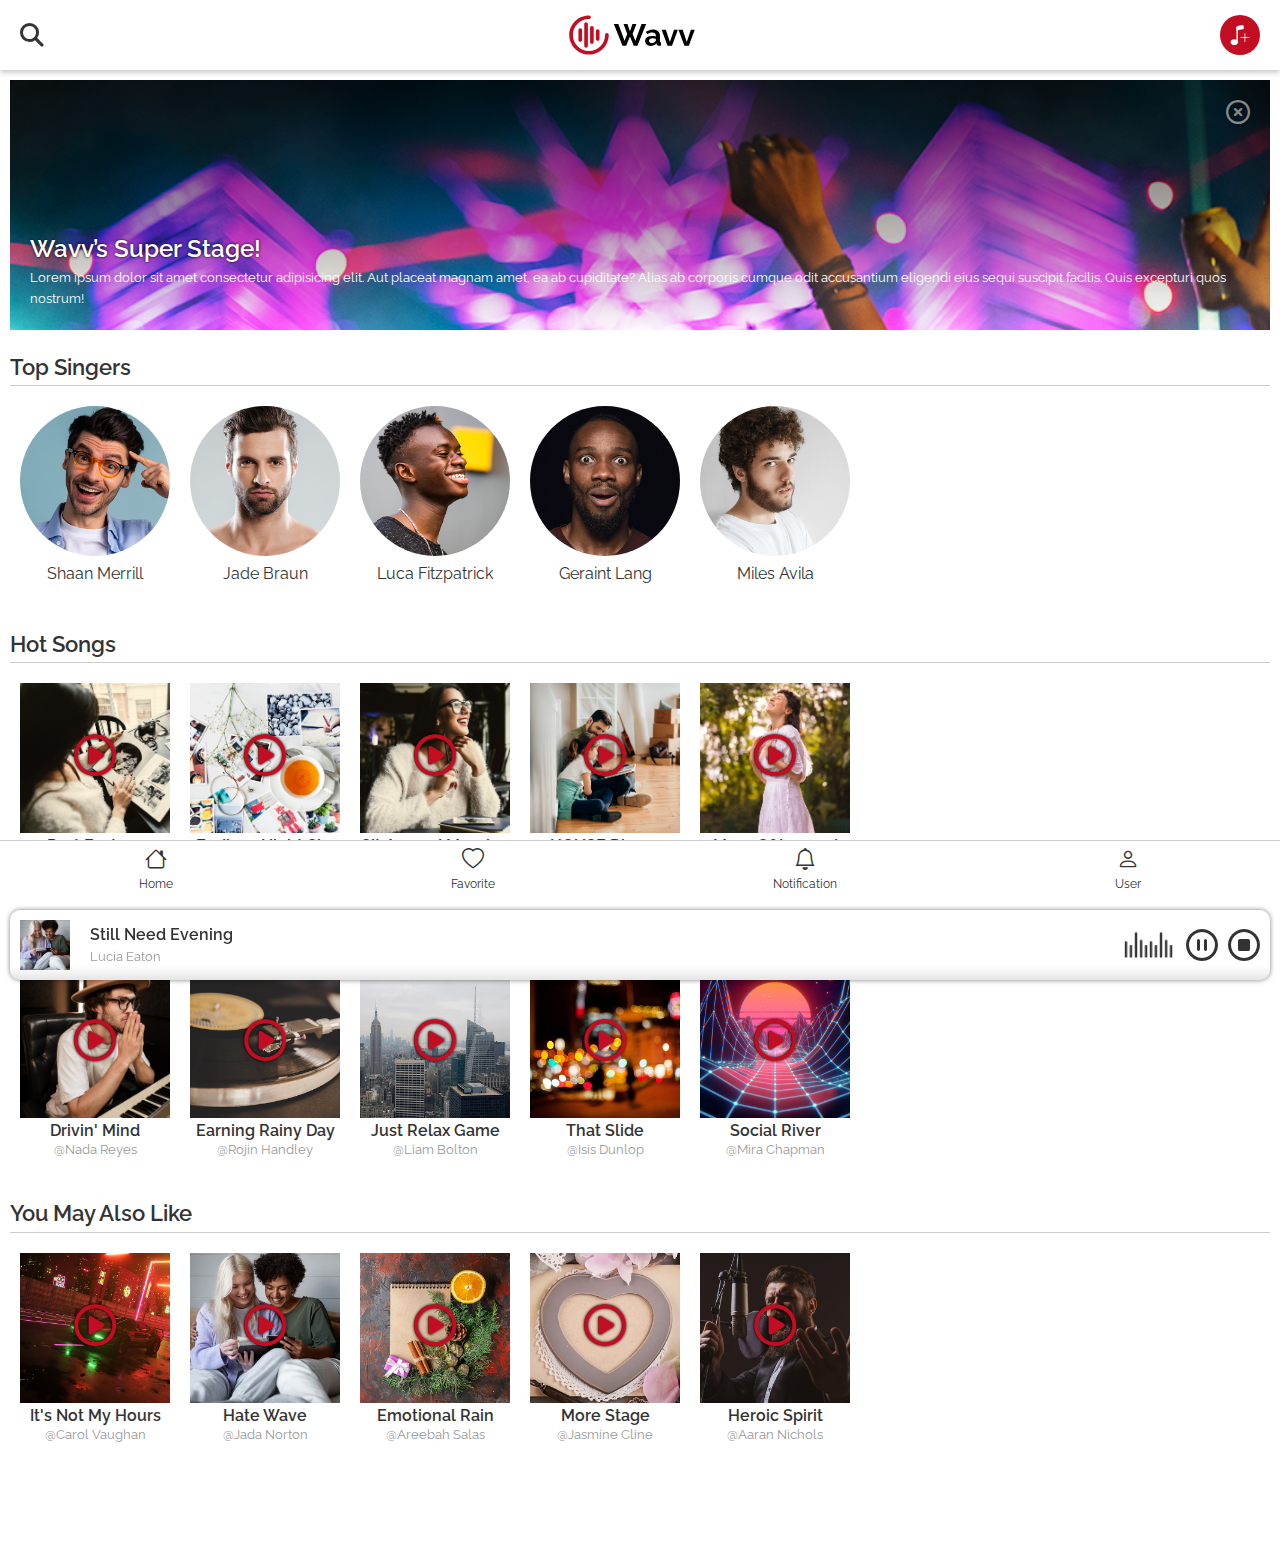
<file: index.html>
<!DOCTYPE html>
<html lang="en">
<head>
  <meta charset="UTF-8">
  <meta http-equiv="X-UA-Compatible" content="IE=edge">
  <meta name="viewport" content="width=device-width, initial-scale=1.0">
  <link rel="preconnect" href="https://fonts.googleapis.com">
  <link rel="preconnect" href="https://fonts.gstatic.com" crossorigin>
  <link href="https://fonts.googleapis.com/css2?family=Raleway:wght@400;700;900&display=swap" rel="stylesheet">
  <link rel="stylesheet" href="https://cdnjs.cloudflare.com/ajax/libs/font-awesome/6.1.1/css/all.min.css">
  <link rel="stylesheet" href="https://cdn.jsdelivr.net/npm/bootstrap-icons@1.9.1/font/bootstrap-icons.css">
  <link rel="stylesheet" href="css/style.css">
  <link rel="icon" type="image/x-icon" href="favicon.svg">
  <title>Wavv - Demo Page</title>
</head>
<body>
  
  <header class="top">
    <i class="fa-solid fa-magnifying-glass"></i>
    <a href="index.html" class="top-logo"><img src="img/logo.svg" alt=""></a>
    <!-- <p class="mode"><b></b></p> -->
    <a href="upload.html" class="top-upload"><img src="img/music-add.svg" alt=""></a>
    <!-- <i class="fa-solid fa-bars"></i> -->
  </header>

  <nav>
    <ul>
      <li><i class="bi bi-house"></i><span>Home</span></li>
      <li><i class="bi bi-heart"></i><span>Favorite</span></li>
      <li><i class="bi bi-bell"></i><span>Notification</span></li>
      <li onclick="location.href='login.html'"><i class="bi bi-person"></i><span>User</span></li>
    </ul>
  </nav>
  
  <main>

    <!-- Player Interface -->
    <div class="player">
      <img src="img/top12.jpg" alt="" class="player-cover">
      <div class="player-info">
        <h3>Still Need Evening</h3>
        <p>Lucia Eaton</p>
      </div>
      <div class="player-wave">
        <img src="img/wave.gif" alt="">
        <img src="img/wave.gif" alt="">
      </div>
      <i class="fa-regular fa-circle-pause"></i>
      <i class="fa-regular fa-circle-stop"></i>
    </div>


    <!-- Event AD -->
    <a href="javascript:;" class="event-ad">
      <i class="fa-regular fa-circle-xmark"></i>
      <h3>Wavv’s Super Stage!</h3>
      <p>Lorem ipsum dolor sit amet consectetur adipisicing elit. Aut placeat magnam amet, ea ab cupiditate? Alias ab corporis cumque odit accusantium eligendi eius sequi suscipit facilis. Quis excepturi quos nostrum!</p>
    </a>

    <!-- Top Singers -->
    <h2 class="block-title">Top Singers</h2>
    <ul class="list1">
      <li><a href="javascript:;"><img src="img/head1.jpg" alt=""><h3>Shaan Merrill</h3></a></li>
      <li><a href="javascript:;"><img src="img/head2.jpg" alt=""><h3>Jade Braun</h3></a></li>
      <li><a href="javascript:;"><img src="img/head3.jpg" alt=""><h3>Luca Fitzpatrick</h3></a></li>
      <li><a href="javascript:;"><img src="img/head4.jpg" alt=""><h3>Geraint Lang</h3></a></li>
      <li><a href="javascript:;"><img src="img/head5.jpg" alt=""><h3>Miles Avila</h3></a></li>
    </ul>

    <!-- Hot Songs -->
    <h2 class="block-title">Hot Songs</h2>
    <ul class="list2 square-image">
      <li>
        <a href="javascript:;">
          <i class="fa-regular fa-circle-play"></i>
          <img src="img/top1.jpg" alt="">
          <h3>Past Fantasy</h3>
          <p>@Kalem Alvarez</p>
        </a>
      </li>
      <li>
        <a href="javascript:;">
          <i class="fa-regular fa-circle-play"></i>
          <img src="img/top2.jpg" alt="">
          <h3>Endless Night Sky</h3>
          <p>@Sonya Mcphee</p>
        </a>
      </li>
      <li>
        <a href="javascript:;">
          <i class="fa-regular fa-circle-play"></i>
          <img src="img/top3.jpg" alt="">
          <h3>Sit Around Morning</h3>
          <p>@Gwion Buck</p>
        </a>
      </li>
      <li>
        <a href="javascript:;">
          <i class="fa-regular fa-circle-play"></i>
          <img src="img/top4.jpg" alt="">
          <h3>HOUSE Dinner</h3>
          <p>@Zakariya Ferry</p>
        </a>
      </li>
      <li>
        <a href="javascript:;">
          <i class="fa-regular fa-circle-play"></i>
          <img src="img/top5.jpg" alt="">
          <h3>Mess Of Legend</h3>
          <p>@Jenna Robbins</p>
        </a>
      </li>
    </ul>

    <!-- Recommend -->
    <h2 class="block-title">Recommend</h2>
    <ul class="list2 square-image">
      <li>
        <a href="javascript:;">
          <i class="fa-regular fa-circle-play"></i>
          <img src="img/top6.jpg" alt="">
          <h3>Drivin' Mind</h3>
          <p>@Nada Reyes</p>
        </a>
      </li>
      <li>
        <a href="javascript:;">
          <i class="fa-regular fa-circle-play"></i>
          <img src="img/top7.jpg" alt="">
          <h3>Earning Rainy Day</h3>
          <p>@Rojin Handley</p>
        </a>
      </li>
      <li>
        <a href="javascript:;">
          <i class="fa-regular fa-circle-play"></i>
          <img src="img/top8.jpg" alt="">
          <h3>Just Relax Game</h3>
          <p>@Liam Bolton</p>
        </a>
      </li>
      <li>
        <a href="javascript:;">
          <i class="fa-regular fa-circle-play"></i>
          <img src="img/top9.jpg" alt="">
          <h3>That Slide</h3>
          <p>@Isis Dunlop</p>
        </a>
      </li>
      <li>
        <a href="javascript:;">
          <i class="fa-regular fa-circle-play"></i>
          <img src="img/top10.jpg" alt="">
          <h3>Social River</h3>
          <p>@Mira Chapman</p>
        </a>
      </li>
    </ul>

    <!-- You May Also Like -->
    <h2 class="block-title">You May Also Like</h2>
    <ul class="list2 square-image">
      <li>
        <a href="javascript:;">
          <i class="fa-regular fa-circle-play"></i>
          <img src="img/top11.jpg" alt="">
          <h3>It's Not My Hours</h3>
          <p>@Carol Vaughan</p>
        </a>
      </li>
      <li>
        <a href="javascript:;">
          <i class="fa-regular fa-circle-play"></i>
          <img src="img/top12.jpg" alt="">
          <h3>Hate Wave</h3>
          <p>@Jada Norton</p>
        </a>
      </li>
      <li>
        <a href="javascript:;">
          <i class="fa-regular fa-circle-play"></i>
          <img src="img/top13.jpg" alt="">
          <h3>Emotional Rain</h3>
          <p>@Areebah Salas</p>
        </a>
      </li>
      <li>
        <a href="javascript:;">
          <i class="fa-regular fa-circle-play"></i>
          <img src="img/top14.jpg" alt="">
          <h3>More Stage</h3>
          <p>@Jasmine Cline</p>
        </a>
      </li>
      <li>
        <a href="javascript:;">
          <i class="fa-regular fa-circle-play"></i>
          <img src="img/top15.jpg" alt="">
          <h3>Heroic Spirit</h3>
          <p>@Aaran Nichols</p>
        </a>
      </li>
    </ul>

    

  </main>
<script src="https://ajax.googleapis.com/ajax/libs/jquery/3.6.0/jquery.min.js"></script>
<script src="js/script.js"></script>
</body>
</html>
</file>
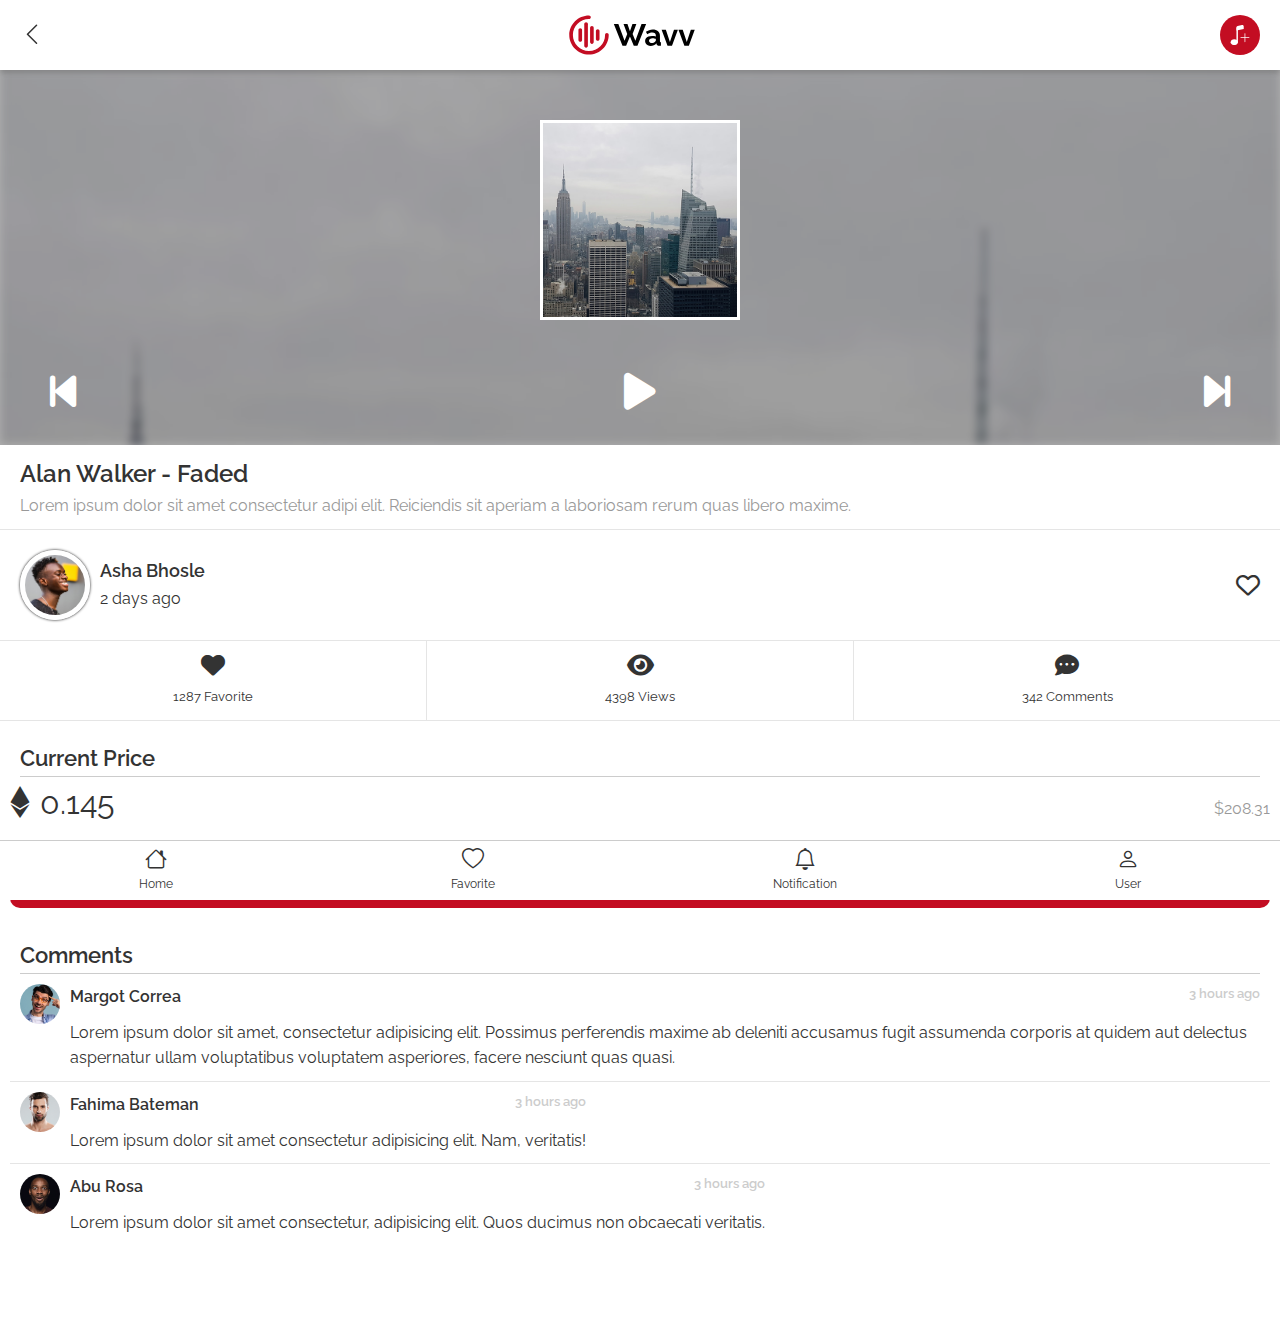
<file: content.html>
<!DOCTYPE html>
<html lang="en">
<head>
  <meta charset="UTF-8">
  <meta http-equiv="X-UA-Compatible" content="IE=edge">
  <meta name="viewport" content="width=device-width, initial-scale=1.0">
  <link rel="preconnect" href="https://fonts.googleapis.com">
  <link rel="preconnect" href="https://fonts.gstatic.com" crossorigin>
  <link href="https://fonts.googleapis.com/css2?family=Raleway:wght@400;700;900&display=swap" rel="stylesheet">
  <link rel="stylesheet" href="https://cdnjs.cloudflare.com/ajax/libs/font-awesome/6.1.1/css/all.min.css">
  <link rel="stylesheet" href="https://cdn.jsdelivr.net/npm/bootstrap-icons@1.9.1/font/bootstrap-icons.css">
  <link rel="stylesheet" href="css/style.css">
  <link rel="icon" type="image/x-icon" href="favicon.svg">
  <title>Wavv - Demo Page</title>
</head>
<body>
  
  <header class="top">
    <i class="bi bi-chevron-left back-main"></i>
    <a href="index.html" class="top-logo"><img src="img/logo.svg" alt=""></a>
    <!-- <p class="mode"><b></b></p> -->
    <a href="upload.html" class="top-upload"><img src="img/music-add.svg" alt=""></a>
    <!-- <i class="fa-solid fa-bars"></i> -->
  </header>

  <nav>
    <ul>
      <li><i class="bi bi-house"></i><span>Home</span></li>
      <li><i class="bi bi-heart"></i><span>Favorite</span></li>
      <li><i class="bi bi-bell"></i><span>Notification</span></li>
      <li onclick="location.href='login.html'"><i class="bi bi-person"></i><span>User</span></li>
    </ul>
  </nav>

  <div class="content-video">
    <img src="img/top8.jpg" alt="">
    <ul>
      <li><i class="fa-solid fa-backward-step"></i></li>
      <li><i class="fa-solid fa-play"></i></li>
      <li><i class="fa-solid fa-forward-step"></i></li>
    </ul>
    <div class="video-bg"></div>
  </div>

  <main class="content">
    
    <div class="con-title">
      <h2>Alan Walker - Faded</h2>
      <p>Lorem ipsum dolor sit amet consectetur adipi elit. Reiciendis sit aperiam a laboriosam rerum quas libero maxime.</p>
    </div>

    <div class="con-user">
      <img src="img/head3.jpg" alt="">
      <div>
        <h3>Asha Bhosle</h3>
        <span>2 days ago</span>
      </div>
      <i class="fa-regular fa-heart"></i>
    </div>

    <ul class="con-btns">
      <li><a href="javascript:;">
        <i class="fa-solid fa-heart"></i>
        <b>1287 Favorite</b>
      </a>
    </li>
      <li><a href="javascript:;">
        <i class="fa-solid fa-eye"></i>
        <b>4398 Views</b>
      </a>
    </li>
      <li><a href="javascript:;">
        <i class="fa-solid fa-comment-dots"></i>
        <b>342 Comments</b>
      </a>
    </li>
    </ul>

    <div class="con-price">
      <h2 class="block-title">Current Price</h2>
      <i class="fa-brands fa-ethereum"></i>
      <p>0.145</p>
      <span>$208.31</span>
    </div>

    <button class="con-buy">Buy Now</button>

    <div class="comments"><!--comments-->

      <h2 class="block-title">Comments</h2>

      <!-- item block -->
      <div class="com-item">
        <img src="img/head1.jpg" alt="">
        <div>
          <h3>Margot Correa<span>3 hours ago</span></h3>
          <p>Lorem ipsum dolor sit amet, consectetur adipisicing elit. Possimus perferendis maxime ab deleniti accusamus fugit assumenda corporis at quidem aut delectus aspernatur ullam voluptatibus voluptatem asperiores, facere nesciunt quas quasi.</p>
        </div>
      </div>

      <div class="com-item">
        <img src="img/head2.jpg" alt="">
        <div>
          <h3>Fahima Bateman<span>3 hours ago</span></h3>
          <p>Lorem ipsum dolor sit amet consectetur adipisicing elit. Nam, veritatis!</p>
        </div>
      </div>

      <div class="com-item">
        <img src="img/head4.jpg" alt="">
        <div>
          <h3>Abu Rosa<span>3 hours ago</span></h3>
          <p>Lorem ipsum dolor sit amet consectetur, adipisicing elit. Quos ducimus non obcaecati veritatis.</p>
        </div>
      </div>


    </div><!--comments end-->

  </main>


<script src="https://ajax.googleapis.com/ajax/libs/jquery/3.6.0/jquery.min.js"></script>
<script src="js/script.js"></script>
</body>
</html>
</file>
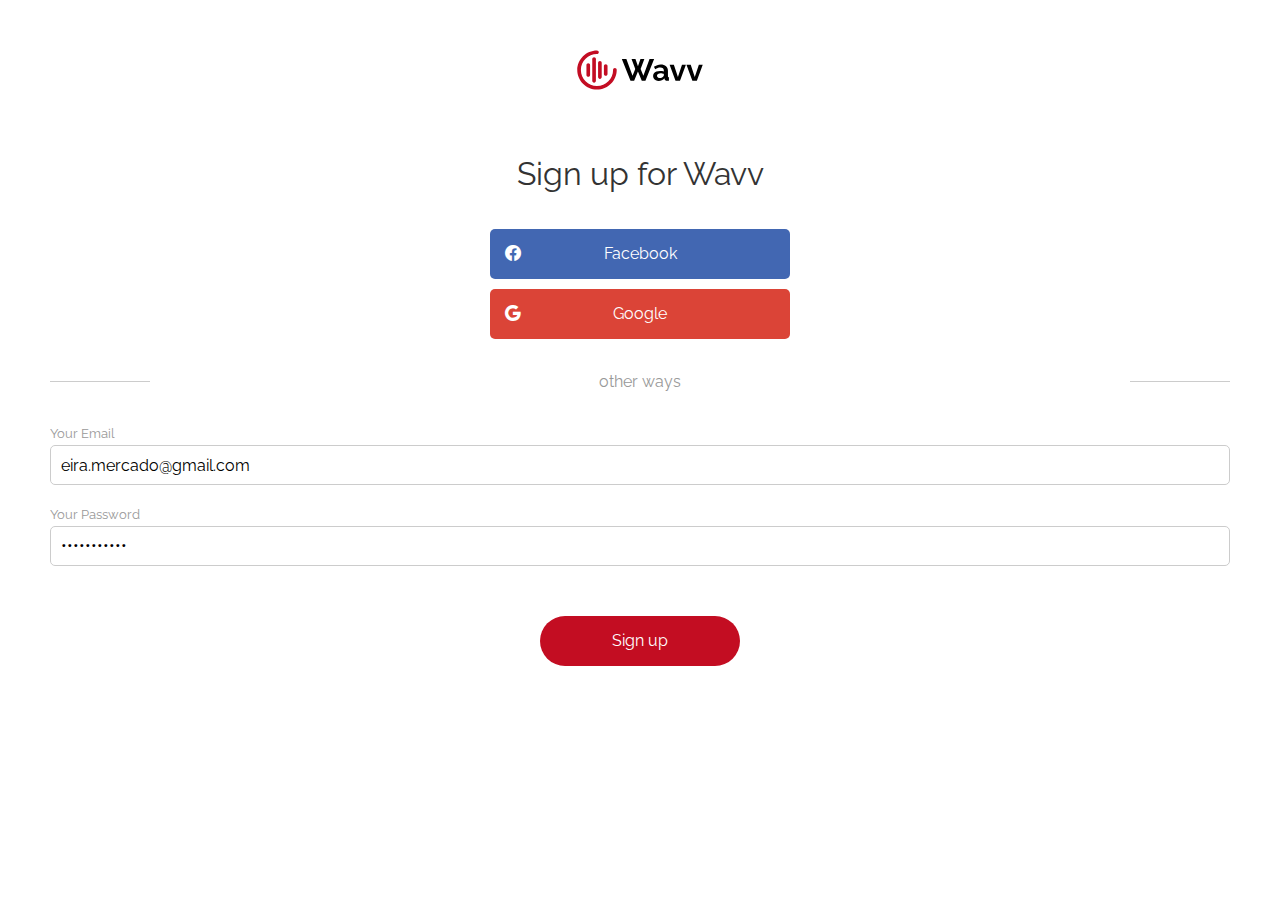
<file: sign.html>
<!DOCTYPE html>
<html lang="en">
<head>
  <meta charset="UTF-8">
  <meta http-equiv="X-UA-Compatible" content="IE=edge">
  <meta name="viewport" content="width=device-width, initial-scale=1.0">
  <link rel="preconnect" href="https://fonts.googleapis.com">
  <link rel="preconnect" href="https://fonts.gstatic.com" crossorigin>
  <link href="https://fonts.googleapis.com/css2?family=Raleway:wght@400;700;900&display=swap" rel="stylesheet">
  <link rel="stylesheet" href="https://cdnjs.cloudflare.com/ajax/libs/font-awesome/6.1.1/css/all.min.css">
  <link rel="stylesheet" href="https://cdn.jsdelivr.net/npm/bootstrap-icons@1.9.1/font/bootstrap-icons.css">
  <link rel="stylesheet" href="css/style.css">
  <link rel="icon" type="image/x-icon" href="favicon.svg">
  <title>Wavv - Demo Page</title>
</head>
<body>
  
  <div class="sign-logo">
    <a href="index.html"><img src="img/logo.svg" alt=""></a>
  </div>
  <h1 class="sign-title">Sign up for Wavv</h1>

  <div class="sign-social">
    <a href="javascript:;" class="sign-social_fb"><i class="bi bi-facebook"></i>Facebook</a>
    <a href="javascript:;" class="sign-social_go"><i class="bi bi-google"></i>Google</a>
  </div>
  <p class="sign-or">other ways</p>

  <div class="sign-other">
    <p>Your Email</p>
    <input type="text" value="eira.mercado@gmail.com">
    <p>Your Password</p>
    <input type="password" value="EiraMercado">
  </div>

  <a href="sign_basic.html" class="sign-btn">Sign up</a>

<script src="https://ajax.googleapis.com/ajax/libs/jquery/3.6.0/jquery.min.js"></script>
<script src="js/script.js"></script>
</body>
</html>
</file>
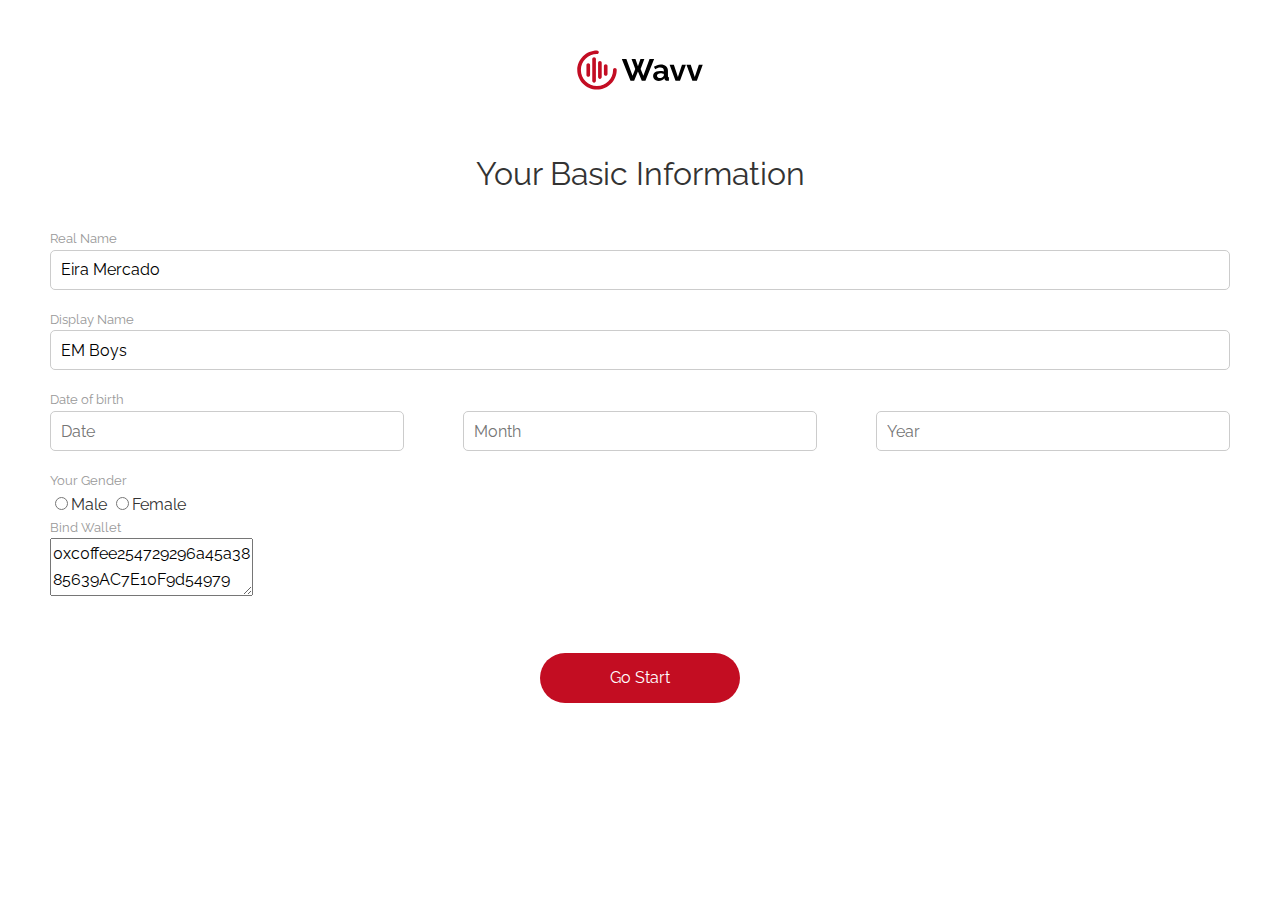
<file: sign_basic.html>
<!DOCTYPE html>
<html lang="en">
<head>
  <meta charset="UTF-8">
  <meta http-equiv="X-UA-Compatible" content="IE=edge">
  <meta name="viewport" content="width=device-width, initial-scale=1.0">
  <link rel="preconnect" href="https://fonts.googleapis.com">
  <link rel="preconnect" href="https://fonts.gstatic.com" crossorigin>
  <link href="https://fonts.googleapis.com/css2?family=Raleway:wght@400;700;900&display=swap" rel="stylesheet">
  <link rel="stylesheet" href="https://cdnjs.cloudflare.com/ajax/libs/font-awesome/6.1.1/css/all.min.css">
  <link rel="stylesheet" href="https://cdn.jsdelivr.net/npm/bootstrap-icons@1.9.1/font/bootstrap-icons.css">
  <link rel="stylesheet" href="css/style.css">
  <link rel="icon" type="image/x-icon" href="favicon.svg">
  <title>Wavv - Demo Page</title>
</head>
<body>
  
  <div class="sign-logo">
    <a href="index.html"><img src="img/logo.svg" alt=""></a>
  </div>
  <h1 class="sign-title">Your Basic Information</h1>

  <div class="sign-info">
    <p>Real Name</p>
    <input type="text" value="Eira Mercado">
    <p>Display Name</p>
    <input type="text" value="EM Boys">
    <p>Date of birth</p>
    <div>
      <input type="text" value="" placeholder="Date" class="sign-birth">
      <input type="text" value="" placeholder="Month" class="sign-birth">
      <input type="text" value="" placeholder="Year" class="sign-birth">
    </div>
    <p>Your Gender</p>
    <input type="radio">Male
    <input type="radio">Female
    <p>Bind Wallet</p>
    <textarea>0xc0ffee254729296a45a3885639AC7E10F9d54979</textarea>
  </div>

  <a href="main.html" class="sign-btn">Go Start</a>

<script src="https://ajax.googleapis.com/ajax/libs/jquery/3.6.0/jquery.min.js"></script>
<script src="js/script.js"></script>
</body>
</html>
</file>
<file: css/style.css>
@import url('reset.css');

body{
  font-family: 'Raleway', sans-serif;
  font-size: 16px;
  color: #333;
  line-height: 1.6;
}

*{
  box-sizing: border-box;
}

a{
  color: #333;
  text-decoration: none;
}

input, textarea, button{
  font-family: 'Raleway', sans-serif;
  font-size: 16px;
  line-height: 1.6;
}

:root{
  --pri-color: #c30d22;
}

.block-title{
  border-bottom: 1px solid #ccc;
  font-size: 22px;
  margin: 0 10px;
  font-weight: 600;
}

/* ------------------- Header ------------------- */
.top{
  width: 100%;
  height: 70px;
  background-color: #fff;
  position: fixed;
  left: 0;
  top: 0;
  display: flex;
  align-items: center;
  justify-content: space-between;
  padding: 0 20px;
  box-shadow: 0 3px 5px rgba(0,0,0,.2);
  z-index: 9999;
}

.top .top-logo img{
  display: block;
  height: 40px;
}

.top .top-upload{
  display: flex;
  align-items: center;
  justify-content: center;
  width: 40px;
  height: 40px;
  background-color: var(--pri-color);
  border-radius: 50%;
}

.top .top-upload img{
  width: 20px;
}

.top .mode{
  margin-left: auto;
  margin-right: 30px;
  width: 50px;
  height: 30px;
  background-color: #333;
  border-radius: 20px;
  position: relative;
  transition: .5s;
}

.top .mode b{
  display: block;
  width: 26px;
  height: 26px;
  background-color: #fff;
  border-radius: 50%;
  position: absolute;
  left: 2px;
  top: 2px;
  transition: .5s;
}

.top i{
  font-size: 24px;
}

.top i:first-of-type{}

/* ------------------- Navigator ------------------- */
nav{
  height: 60px;
  background-color: #fff;
  border-top: 1px solid #ccc;
  position: fixed;
  left: 0;
  bottom: 0;
  width: 100%;
  z-index: 200;
}

nav ul{
  display: flex;
}

nav li{
  text-align: center;
  flex-grow: 1;
  padding-top: 7px;
}

nav i{
  font-size: 22px;
  line-height: 1;
}

nav span{
  font-size: 12px;
  display: block;
}

/* ------------------- Player ------------------- */
.player{
  background-color: #fff;
  background-image: linear-gradient(#fff 0%, #fff 80%, #e5e5e5 100%);
  border-radius: 10px;
  color: #333;
  display: flex;
  padding: 10px;
  align-items: center;
  position: fixed;
  bottom: -80px;
  left: 10px;
  z-index: 100;
  width: calc(100vw - 20px);
  box-shadow: 0 0 5px rgba(0,0,0,.5);
  transition: .5s;
}

.player-cover{
  width: 50px;
  margin-right: 20px;
}

.player-wave{
  margin-left: auto;
  display: flex;
}

.player-wave img{
  height: 30px;
}

.player-wave img:first-child{
  margin-right: -5px;
}

.player-info{}

.player-info h3{
  font-weight: 600;
}

.player-info p{
  font-size: 13px;
  color: #999;
}

.player i{
  font-size: 32px;
  margin-left: 10px;
}


/* ------------------- Home Page ------------------- */
.home-body{
  height: 100vh;
  display: flex;
  flex-direction: column;
  align-items: center;
  justify-content: center;
}

.home-logo{
  width: 30vw;
  margin-bottom: 70px;
  margin-top: 30px;
  animation: hlogo .5s .5s forwards;
  opacity: 0;
}

@keyframes hlogo {
  0%{ transform: translateY(0px); opacity: 0;}
  100%{ transform: translateY(-30px); opacity: 1;}
}

.home-body a{
  width: 100%;
  height: 150px;
  font-size: 24px;
  display: flex;
  flex-direction: column;
  justify-content: center;
  background-size: contain;
  background-repeat: no-repeat;
  margin-bottom: 10px;
  line-height: 1;
  animation: hbtn .5s 1s forwards;
  opacity: 0;
}

.home-body span{
  display: block;
  font-size: 24px;
  padding-left: 20px;
  font-weight: 600;
}

.home-btn_creator{
  background-image: url('../img/home_img1.png');
  background-position: right 0;
  background-color: #f7d9da;
  padding-left: 20px;
}

.home-btn_listen{
  background-image: url('../img/home_img2.png');
  background-color: #ffe287;
  text-align: right;
  padding-right: 20px;
  filter: grayscale(1);
}

.home-btn_listen span{
  padding-right: 20px;
}

.home-body a:hover{
  filter: grayscale(0);
}

@keyframes hbtn {
  0%{ transform: translateY(0px); opacity: 0;}
  100%{ transform: translateY(-30px); opacity: 1;}
}



/* ------------------- Sign up ------------------- */
.sign-logo{
  text-align: center;
  padding: 50px 0;
}

.sign-logo img{
  height: 40px;
}

.sign-title{
  text-align: center;
  font-size: 32px;
  margin-bottom: 30px;
}

.sign-social{
  display: flex;
  flex-direction: column;
  align-items: center;
  margin-bottom: 20px;
}

.sign-social a{
  display: block;
  width: 300px;
  height: 50px;
  line-height: 50px;
  margin-bottom: 10px;
  border-radius: 5px;
  text-align: center;
  position: relative;
}

.sign-social i{
  position: absolute;
  left: 15px;
  top: 0;
  bottom: 0;
  margin: auto;
}

.sign-social_fb{
  background-color: #4267B2;
  color: white;
}

.sign-social_go{
  background-color: #DB4437;
  color: white;
}

.sign-or{
  text-align: center;
  color: #999;
  margin: 0 50px;
  margin-bottom: 30px;
  position: relative;
}

.sign-or:before, .sign-or:after{
  content: '';
  display: block;
  width: 100px;
  height: 1px;
  background-color: #ccc;
  position: absolute;
}

.sign-or:before{
  left: 0;
  top: 0;
  bottom: 0;
  margin: auto;
}

.sign-or:after{
  right: 0;
  top: 0;
  bottom: 0;
  margin: auto;
}

.sign-other{
  margin: 0 50px;
  margin-bottom: 50px;
}

.sign-other p{
  font-size: 13px;
  color: #999;
}

.sign-other input{
  display: block;
  width: 100%;
  height: 40px;
  border: 1px solid #ccc;
  margin-bottom: 20px;
  padding-left: 10px;
  border-radius: 5px;
}

.sign-btn{
  display: block;
  width: 200px;
  line-height: 50px;
  text-align: center;
  background-color: var(--pri-color);
  color: white;
  border-radius: 50px;
  margin: 0 auto;
  margin-bottom: 50px;
}

/* ------------------- Sign up Information ------------------- */
.sign-info{
  margin: 0 50px;
  margin-bottom: 50px;
}

.sign-info p{
  font-size: 13px;
  color: #999;
}

.sign-info div{
  display: flex;
  justify-content: space-between;
}

.sign-info input[type='text']{
  width: 100%;
  height: 40px;
  border: 1px solid #ccc;
  margin-bottom: 20px;
  padding-left: 10px;
  border-radius: 5px;
}

.sign-info .sign-birth{
  width: 30% !important;
}



/* ------------------- Main ------------------- */
main{
  margin-top: 80px;
  padding-bottom: 80px;
}

.event-ad{
  display: flex;
  flex-direction: column;
  justify-content: flex-end;
  height: 250px;
  position: relative;
  color: white;
  background-image: linear-gradient(rgba(0,0,0,.7), transparent), url(../img/event.jpg);
  background-size: cover;
  text-decoration: none;
  padding: 20px;
  margin: 0 10px 20px;
}

.event-ad i{
  position: absolute;
  right: 20px;
  top: 20px;
  color: white;
  font-size: 24px;
  text-shadow: 0 0 3px black;
  opacity: .5;
}

.event-ad h3{
  font-size: 24px;
  font-weight: 600;
  text-shadow: 0 0 3px black;
}

.event-ad p{
  font-size: 13px;
}

/* ------------------- List 1 style ------------------- */
.list1{
  display: flex;
  padding: 20px;
  max-width: 100%;
  overflow: auto;
  margin-bottom: 20px;
}

.list1::-webkit-scrollbar{
  display: none;
}

.list1 li{
  margin-right: 20px;
}

.list1 a{
  display: block;
  position: relative;
}

.list1 i{
  font-size: 42px;
  position: absolute;
  left: 50%;
  top: 50%;
  transform: translate(-50%, -50%);
  color: var(--pri-color);
  text-shadow: 0 0 3px black;
}

.list1 img{
  display: block;
  width: 150px;
  border-radius: 50%;
  margin-bottom: 5px;
}

.list1 h3{
  text-align: center;
}

/* ------------------- List 2 style ------------------- */
.list2{
  display: flex;
  padding: 20px;
  max-width: 100%;
  overflow: auto;
  margin-bottom: 20px;
}

.list2::-webkit-scrollbar{
  display: none;
}

.list2 li{
  margin-right: 20px;
}

.list2 a{
  display: block;
  position: relative;
}

.list2 h3{
  font-weight: 600;
  text-align: center;
}

.list2 p{
  color: #999;
  font-size: 13px;
  text-align: center;
  line-height: 1;
}

.list2 i{
  font-size: 42px;
  position: absolute;
  left: 50%;
  top: 50%;
  transform: translate(-50%, -100%);
  color: var(--pri-color);
  text-shadow: 0 0 3px black;
}

.list2 img{
  display: block;
  width: 150px;
  border-radius: 50%;
}

.square-image img{
  border-radius: 0;
}





/* ============================== Content Page =================================== */
.content{
  margin-top: 0;
}

.content-video{
  background-color: rgba(0,0,0,.3);
  padding: 50px 0 30px;
  margin-top: 70px;
  position: relative;
  overflow: hidden;
}

.video-bg{
  background-image: url(../img/top8.jpg);
  filter: blur(5px);
  width: 100%;
  height: 100%;
  position: absolute;
  left: 0;
  top: 0;
  z-index: -1;
  background-size: cover;
}

.content-video img{
  display: block;
  width: 200px;
  margin: 0 auto;
  border: 3px solid white;
}

.content-video ul{
  display: flex;
  justify-content: space-between;
  padding: 50px 50px 0;
  color: white;
}

.content-video li{}

.content-video i{
  font-size: 42px;
}


/* title */
.con-title{
  border-bottom: 1px solid #e5e5e5;
  padding: 10px 20px;
}

.con-title h2{
  font-size: 24px;
  font-weight: 600;
}

.con-title p{
  color: #999;
}

/* user */
.con-user{
  padding: 20px;
  display: flex;
  align-items: center;
  border-bottom: 1px solid #e5e5e5;
}

.con-user img{
  width: 60px;
  height: 60px;
  border-radius: 50%;
  margin-right: 10px;
  border: 5px solid white;
  box-shadow: 0 0 3px black;
  box-sizing: content-box;
}

.con-user h3{
  font-size: 18px;
  font-weight: 600;
}

.con-user span{
  line-height: 1;
}

.con-user i{
  margin-left: auto;
  font-size: 24px;
}

/* btn list */
.con-btns{
  display: flex;
  border-bottom: 1px solid #e5e5e5;
  height: 80px;
  margin-bottom: 20px;
}

.con-btns li{
  flex-basis: 0;
  flex-grow: 1;
  display: flex;
}

.con-btns li:not(:last-child){
  border-right: 1px solid #e5e5e5;
}

.con-btns a{
  flex-grow: 1;
  text-decoration: none;
  display: flex;
  flex-direction: column;
  align-items: center;
  justify-content: center;
}

.con-btns i{
  font-size: 24px;
  margin-bottom: 10px;
}

.con-btns b{
  font-size: 13px;
}

/* Current Price */
.con-price{
  padding: 0 10px;
  display: flex;
  flex-wrap: wrap;
  align-items: baseline;
  margin-bottom: 20px;
}

.con-price h2{
  flex-basis: 100%;
}

.con-price i{
  font-size: 32px;
  margin-right: 10px;
}

.con-price p{
  font-size: 32px;
  margin-right: 10px;
}

.con-price span{
  color: #999;
  margin-left: auto;
}

/* buy button */
.con-buy{
  background-color: var(--pri-color);
  border: 0;
  color: white;
  font-size: 18px;
  border-radius: 10px;
  display: block;
  width: calc(100% - 20px);
  height: 60px;
  margin: 0 auto 20px;
}

/* Comments */
.comments{
  padding: 10px;
}

.com-item{
  display: flex;
  align-items: flex-start;
  padding: 10px;
}

.com-item:not(:last-child){
  border-bottom: 1px solid #e5e5e5;
}

.com-item img{
  width: 40px;
  border-radius: 50%;
  margin-right: 10px;
}

.com-item div{}

.com-item h3{
  font-weight: 600;
  margin-bottom: 10px;
}

.com-item span{
  color: #ccc;
  font-size: 13px;
  float: right;
}

.com-item p{}

/* ============================== Upload Page =================================== */
.upload-top{
  width: 100%;
  height: 70px;
  background-color: #fff;
  position: fixed;
  left: 0;
  top: 0;
  display: flex;
  align-items: center;
  justify-content: space-between;
  padding: 0 20px;
  box-shadow: 0 3px 5px rgba(0,0,0,.2);
  z-index: 9999;
}

.upload-top i{
  font-size: 24px;
}

.upload-top h1{
  font-size: 24px;
}

.upload{
  margin-top: 80px;
  padding: 20px;
}

/* File upload */
.file-upload-block{
  display: flex;
  justify-content: space-between;
  margin-bottom: 20px;
  margin-top: 10px;
}

.file-upload-btn{
  display: block;
  width: 40%;
  height: 40px;
  background-color: var(--pri-color);
  color: white;
  border-radius: 5px;
  text-align: center;
  line-height: 40px;
}

.file-upload-block p{
  width: calc(60% - 10px);
  height: 40px;
  line-height: 40px;
  color: #ccc;
  white-space: nowrap;
  overflow: hidden;
  text-overflow: ellipsis;
}

/* Image upload */
.img-upload-block{
  margin-bottom: 20px;
}

.img-upload{
  display: flex;
  align-items: center;
  justify-content: center;
  height: 200px;
  border: 1px dashed #e5e5e5;
  background-color: #f6f6f6;
  text-align: center;
  color: #999;
}

.img-upload img{
  max-width: 100%;
  max-height: 100%;
}

/* copyright */
.up-copyright{
  padding-top: 10px;
}

.up-copyright p{
  font-size: 14px;
}

.up-sptage{
  padding-top: 10px;
}

.up-sptage p{
  font-size: 14px;
  margin-bottom: 10px;
}

.up-stage_ans{
  display: flex;
  justify-content: space-between;
  margin-bottom: 20px;
}

.up-stage_ans li{
  flex-basis: 49%;
}

.up-stage_ans button{
  width: 100%;
  height: 40px;
  border: 0;
  background-color: #ccc;
  color: white;
  border-radius: 5px;
}

.up-stage_ans i{
  margin-right: 5px;
  font-size: 24px;
  vertical-align: middle;
}

.up-sptage input{
  display: block;
  width: 100%;
  height: 40px;
  border: 1px solid #ccc;
  margin-bottom: 20px;
  padding-left: 10px;
  border-radius: 5px;
}

.up-stage_social{
  display: flex;
  justify-content: center;
  margin-bottom: 30px;
}

.up-stage_social li{
  margin-right: 20px;
}

.up-stage_social i{
  font-size: 24px;
  color: #ccc;
}

.up-social_add{
  color: var(--pri-color) !important;
}

.up-upload-btn{
  display: block;
  margin: 0 auto;
  background-color: var(--pri-color);
  border: 0;
  font-size: 18px;
  width: 80%;
  height: 50px;
  border-radius: 50px;
  color: white;
}
</file>
